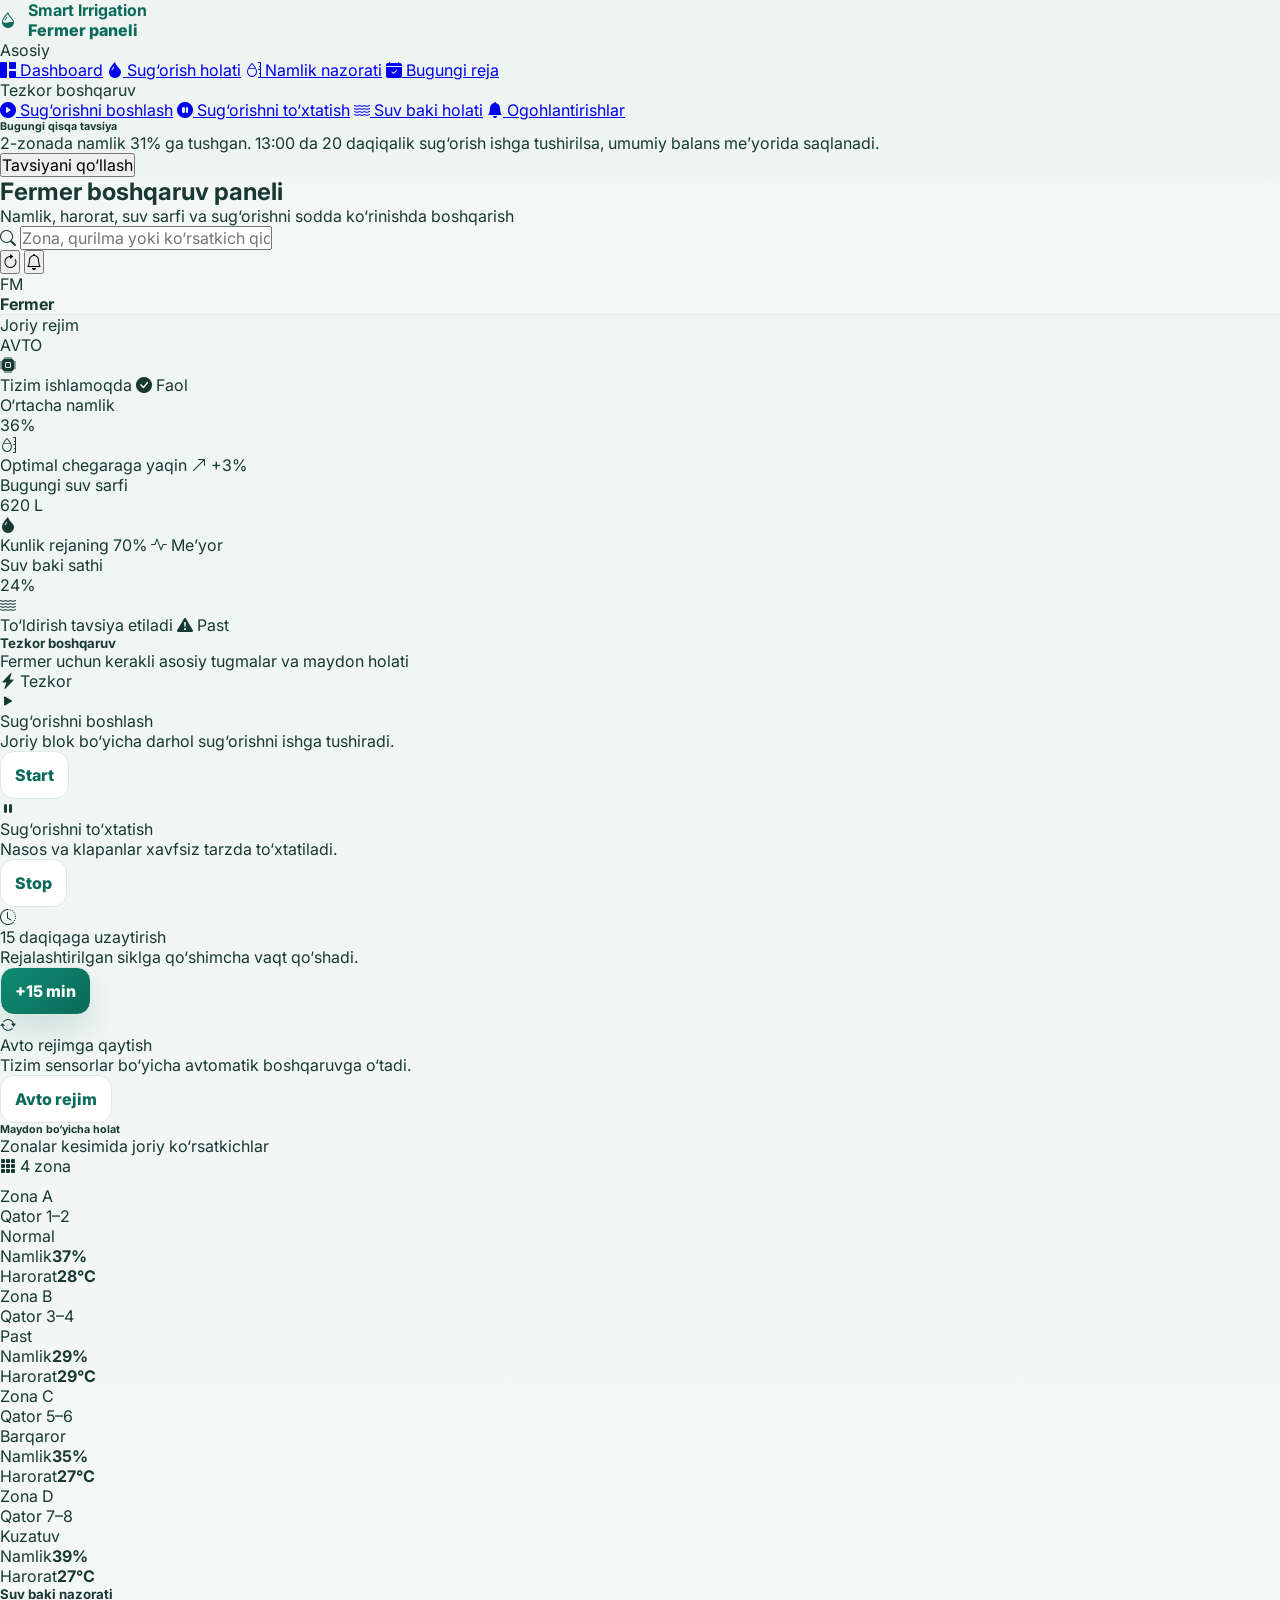
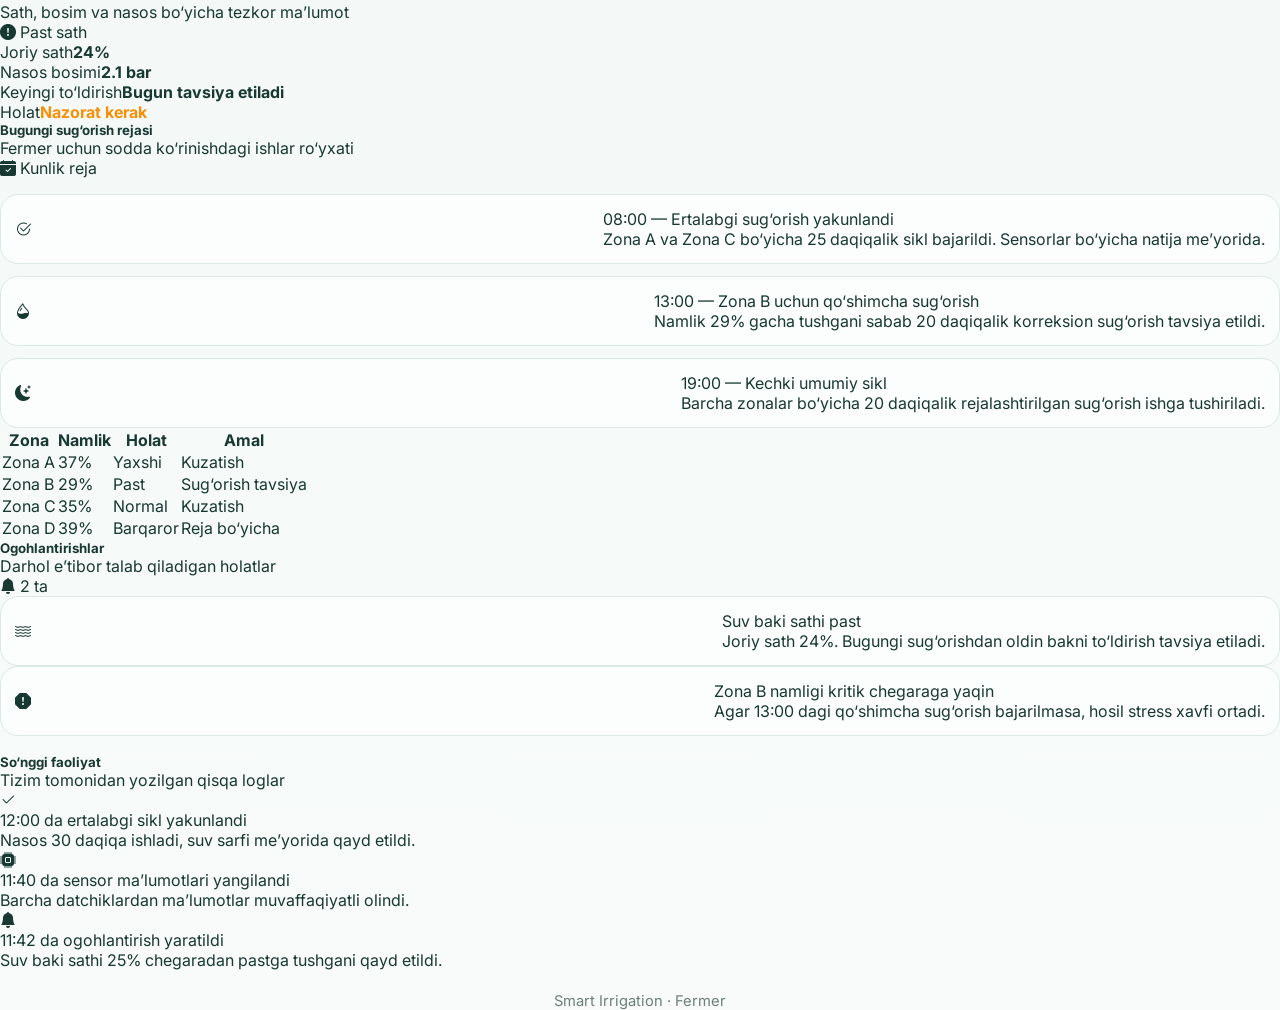
<file: farmer_dashboard.html>
<!DOCTYPE html>
<html lang="uz">
<head>
  <meta charset="UTF-8">
  <meta name="viewport" content="width=device-width, initial-scale=1.0">
  <title>Fermer boshqaruv paneli</title>
  <link rel="preconnect" href="https://fonts.googleapis.com">
  <link rel="preconnect" href="https://fonts.gstatic.com" crossorigin>
  <link href="https://fonts.googleapis.com/css2?family=Inter:wght@400;500;600;700;800&display=swap" rel="stylesheet">
  <link href="https://cdn.jsdelivr.net/npm/bootstrap-icons@1.11.3/font/bootstrap-icons.css" rel="stylesheet">
  <link rel="icon" href="./pic/drip_logo.png" type="image/png">
  <link rel="stylesheet" href="./css/style_farmer.css">
</head>
<body>
  <div class="layout">
    <aside class="sidebar">
      <div class="brand">
        <div class="brand-logo"><i class="bi bi-droplet-half"></i></div>
        <div>
          <h4>Smart Irrigation</h4>
          <span>Fermer paneli</span>
        </div>
      </div>

      <div class="menu-title">Asosiy</div>
      <a class="nav-link active" href="#"><i class="bi bi-grid-1x2-fill"></i> Dashboard</a>
      <a class="nav-link" href="#"><i class="bi bi-droplet-fill"></i> Sug‘orish holati</a>
      <a class="nav-link" href="#"><i class="bi bi-moisture"></i> Namlik nazorati</a>
      <a class="nav-link" href="#"><i class="bi bi-calendar-check-fill"></i> Bugungi reja</a>

      <div class="menu-title">Tezkor boshqaruv</div>
      <a class="nav-link" href="#"><i class="bi bi-play-circle-fill"></i> Sug‘orishni boshlash</a>
      <a class="nav-link" href="#"><i class="bi bi-pause-circle-fill"></i> Sug‘orishni to‘xtatish</a>
      <a class="nav-link" href="#"><i class="bi bi-water"></i> Suv baki holati</a>
      <a class="nav-link" href="#"><i class="bi bi-bell-fill"></i> Ogohlantirishlar</a>

      <div class="sidebar-card">
        <h6>Bugungi qisqa tavsiya</h6>
        <p>2-zonada namlik 31% ga tushgan. 13:00 da 20 daqiqalik sug‘orish ishga tushirilsa, umumiy balans me’yorida saqlanadi.</p>
        <button type="button" class="btn-white">Tavsiyani qo‘llash</button>
      </div>
    </aside>

    <main class="main">
      <div class="topbar">
        <div class="page-title">
          <h2>Fermer boshqaruv paneli</h2>
          <p>Namlik, harorat, suv sarfi va sug‘orishni sodda ko‘rinishda boshqarish</p>
        </div>

        <div class="search-box">
          <i class="bi bi-search"></i>
          <input type="text" placeholder="Zona, qurilma yoki ko‘rsatkich qidiring...">
        </div>

        <div class="actions">
          <button class="icon-btn" aria-label="Yangilash"><i class="bi bi-arrow-clockwise"></i></button>
          <button class="icon-btn" aria-label="Bildirishnomalar"><i class="bi bi-bell"></i><span class="notif-dot"></span></button>
          <div class="profile-pill">
            <div class="profile-avatar">FM</div>
            <div>
              <div style="font-weight: 700;">Fermer</div>
            </div>
          </div>
        </div>
      </div>

      <div class="grid-4">
        <div class="dash-card metric-card primary">
          <div class="metric-top">
            <div>
              <div class="metric-label">Joriy rejim</div>
              <div class="metric-value">AVTO</div>
            </div>
            <div class="metric-icon"><i class="bi bi-cpu-fill"></i></div>
          </div>
          <div class="metric-foot">
            <span>Tizim ishlamoqda</span>
            <span><i class="bi bi-check-circle-fill"></i> Faol</span>
          </div>
        </div>

        <div class="dash-card metric-card success">
          <div class="metric-top">
            <div>
              <div class="metric-label">O‘rtacha namlik</div>
              <div class="metric-value">36%</div>
            </div>
            <div class="metric-icon"><i class="bi bi-moisture"></i></div>
          </div>
          <div class="metric-foot">
            <span>Optimal chegaraga yaqin</span>
            <span><i class="bi bi-arrow-up-right"></i> +3%</span>
          </div>
        </div>

        <div class="dash-card metric-card warning">
          <div class="metric-top">
            <div>
              <div class="metric-label">Bugungi suv sarfi</div>
              <div class="metric-value">620 L</div>
            </div>
            <div class="metric-icon"><i class="bi bi-droplet-fill"></i></div>
          </div>
          <div class="metric-foot">
            <span>Kunlik rejaning 70%</span>
            <span><i class="bi bi-activity"></i> Me’yor</span>
          </div>
        </div>

        <div class="dash-card metric-card purple">
          <div class="metric-top">
            <div>
              <div class="metric-label">Suv baki sathi</div>
              <div class="metric-value">24%</div>
            </div>
            <div class="metric-icon"><i class="bi bi-water"></i></div>
          </div>
          <div class="metric-foot">
            <span>To‘ldirish tavsiya etiladi</span>
            <span><i class="bi bi-exclamation-triangle-fill"></i> Past</span>
          </div>
        </div>
      </div>

      <div class="grid-2">
        <div class="dash-card">
          <div class="section-title">
            <div>
              <h5>Tezkor boshqaruv</h5>
              <p>Fermer uchun kerakli asosiy tugmalar va maydon holati</p>
            </div>
            <span class="chip primary"><i class="bi bi-lightning-charge-fill"></i> Tezkor</span>
          </div>

          <div class="quick-actions">
            <div class="action-tile">
              <div class="tile-icon success"><i class="bi bi-play-fill"></i></div>
              <div class="action-content">
                <div class="action-body">
                  <div class="tile-title">Sug‘orishni boshlash</div>
                  <div class="tile-text">Joriy blok bo‘yicha darhol sug‘orishni ishga tushiradi.</div>
                </div>
                <button type="button" class="action-btn success">Start</button>
              </div>
            </div>
            <div class="action-tile">
              <div class="tile-icon warning"><i class="bi bi-pause-fill"></i></div>
              <div class="action-content">
                <div class="action-body">
                  <div class="tile-title">Sug‘orishni to‘xtatish</div>
                  <div class="tile-text">Nasos va klapanlar xavfsiz tarzda to‘xtatiladi.</div>
                </div>
                <button type="button" class="action-btn warning">Stop</button>
              </div>
            </div>
            <div class="action-tile">
              <div class="tile-icon primary"><i class="bi bi-clock-history"></i></div>
              <div class="action-content">
                <div class="action-body">
                  <div class="tile-title">15 daqiqaga uzaytirish</div>
                  <div class="tile-text">Rejalashtirilgan siklga qo‘shimcha vaqt qo‘shadi.</div>
                </div>
                <button type="button" class="action-btn primary">+15 min</button>
              </div>
            </div>
            <div class="action-tile">
              <div class="tile-icon purple"><i class="bi bi-arrow-repeat"></i></div>
              <div class="action-content">
                <div class="action-body">
                  <div class="tile-title">Avto rejimga qaytish</div>
                  <div class="tile-text">Tizim sensorlar bo‘yicha avtomatik boshqaruvga o‘tadi.</div>
                </div>
                <button type="button" class="action-btn purple">Avto rejim</button>
              </div>
            </div>
          </div>

          <div class="farm-visual">
            <div class="section-title" style="margin-bottom: 10px;">
              <div>
                <h6>Maydon bo‘yicha holat</h6>
                <p>Zonalar kesimida joriy ko‘rsatkichlar</p>
              </div>
              <span class="chip success"><i class="bi bi-grid-3x3-gap-fill"></i> 4 zona</span>
            </div>

            <div class="field-grid">
              <div class="zone-card">
                <div class="zone-head">
                  <div>
                    <div class="zone-name">Zona A</div>
                    <div class="zone-sub">Qator 1–2</div>
                  </div>
                  <span class="chip success">Normal</span>
                </div>
                <div class="zone-metrics">
                  <div class="zone-metric"><span>Namlik</span><strong>37%</strong></div>
                  <div class="zone-metric"><span>Harorat</span><strong>28°C</strong></div>
                </div>
              </div>

              <div class="zone-card">
                <div class="zone-head">
                  <div>
                    <div class="zone-name">Zona B</div>
                    <div class="zone-sub">Qator 3–4</div>
                  </div>
                  <span class="chip warning">Past</span>
                </div>
                <div class="zone-metrics">
                  <div class="zone-metric"><span>Namlik</span><strong>29%</strong></div>
                  <div class="zone-metric"><span>Harorat</span><strong>29°C</strong></div>
                </div>
              </div>

              <div class="zone-card">
                <div class="zone-head">
                  <div>
                    <div class="zone-name">Zona C</div>
                    <div class="zone-sub">Qator 5–6</div>
                  </div>
                  <span class="chip success">Barqaror</span>
                </div>
                <div class="zone-metrics">
                  <div class="zone-metric"><span>Namlik</span><strong>35%</strong></div>
                  <div class="zone-metric"><span>Harorat</span><strong>27°C</strong></div>
                </div>
              </div>

              <div class="zone-card">
                <div class="zone-head">
                  <div>
                    <div class="zone-name">Zona D</div>
                    <div class="zone-sub">Qator 7–8</div>
                  </div>                  
                  <span class="chip primary">Kuzatuv</span>
                </div>
                <div class="zone-metrics">
                  <div class="zone-metric"><span>Namlik</span><strong>39%</strong></div>
                  <div class="zone-metric"><span>Harorat</span><strong>27°C</strong></div>
                </div>
              </div>
            </div>
          </div>
        </div>

        <div class="dash-card">
          <div class="section-title">
            <div>
              <h5>Suv baki nazorati</h5>
              <p>Sath, bosim va nasos bo‘yicha tezkor ma’lumot</p>
            </div>
            <span class="chip warning"><i class="bi bi-exclamation-circle-fill"></i> Past sath</span>
          </div>

          <div class="tank">
            <div class="tank-visual">
              <div class="tank-fill"></div>
            </div>
            <div class="tank-stats">
              <div class="tank-stat"><span>Joriy sath</span><strong>24%</strong></div>
              <div class="tank-stat"><span>Nasos bosimi</span><strong>2.1 bar</strong></div>
              <div class="tank-stat"><span>Keyingi to‘ldirish</span><strong>Bugun tavsiya etiladi</strong></div>
              <div class="tank-stat"><span>Holat</span><strong style="color:#f79009;">Nazorat kerak</strong></div>
            </div>
          </div>
        </div>
      </div>

      <div class="grid-main">
        <div class="dash-card">
          <div class="section-title">
            <div>
              <h5>Bugungi sug‘orish rejasi</h5>
              <p>Fermer uchun sodda ko‘rinishdagi ishlar ro‘yxati</p>
            </div>
            <!-- <button type="button" class="action-btn success">+</button> -->
            <span class="chip primary"><i class="bi bi-calendar-check-fill"></i> Kunlik reja</span>
          </div>

          <div class="schedule-list">
            <div class="schedule-item">
              <div class="schedule-icon success"><i class="bi bi-check2-circle"></i></div>
              <div>
                <div class="item-title">08:00 — Ertalabgi sug‘orish yakunlandi</div>
                <p class="item-text">Zona A va Zona C bo‘yicha 25 daqiqalik sikl bajarildi. Sensorlar bo‘yicha natija me’yorida.</p>
              </div>
            </div>
            <div class="schedule-item">
              <div class="schedule-icon warning"><i class="bi bi-droplet-half"></i></div>
              <div>
                <div class="item-title">13:00 — Zona B uchun qo‘shimcha sug‘orish</div>
                <p class="item-text">Namlik 29% gacha tushgani sabab 20 daqiqalik korreksion sug‘orish tavsiya etildi.</p>
              </div>
            </div>
            <div class="schedule-item">
              <div class="schedule-icon primary"><i class="bi bi-moon-stars-fill"></i></div>
              <div>
                <div class="item-title">19:00 — Kechki umumiy sikl</div>
                <p class="item-text">Barcha zonalar bo‘yicha 20 daqiqalik rejalashtirilgan sug‘orish ishga tushiriladi.</p>
              </div>
            </div>
          </div>

          <table class="mini-table">
            <thead>
              <tr>
                <th>Zona</th>
                <th>Namlik</th>
                <th>Holat</th>
                <th>Amal</th>
              </tr>
            </thead>
            <tbody>
              <tr>
                <td>Zona A</td>
                <td>37%</td>
                <td><span class="chip success">Yaxshi</span></td>
                <td>Kuzatish</td>
              </tr>
              <tr>
                <td>Zona B</td>
                <td>29%</td>
                <td><span class="chip warning">Past</span></td>
                <td>Sug‘orish tavsiya</td>
              </tr>
              <tr>
                <td>Zona C</td>
                <td>35%</td>
                <td><span class="chip success">Normal</span></td>
                <td>Kuzatish</td>
              </tr>
              <tr>
                <td>Zona D</td>
                <td>39%</td>
                <td><span class="chip primary">Barqaror</span></td>
                <td>Reja bo‘yicha</td>
              </tr>
            </tbody>
          </table>
        </div>

        <div style="display:grid; gap:18px;">
          <div class="dash-card">
            <div class="section-title">
              <div>
                <h5>Ogohlantirishlar</h5>
                <p>Darhol e’tibor talab qiladigan holatlar</p>
              </div>
              <span class="chip danger"><i class="bi bi-bell-fill"></i> 2 ta</span>
            </div>
            <div class="alert-list">
              <div class="alert-item">
                <div class="alert-icon warning"><i class="bi bi-water"></i></div>
                <div>
                  <div class="item-title">Suv baki sathi past</div>
                  <p class="item-text">Joriy sath 24%. Bugungi sug‘orishdan oldin bakni to‘ldirish tavsiya etiladi.</p>
                </div>
              </div>
              <div class="alert-item">
                <div class="alert-icon danger"><i class="bi bi-exclamation-octagon-fill"></i></div>
                <div>
                  <div class="item-title">Zona B namligi kritik chegaraga yaqin</div>
                  <p class="item-text">Agar 13:00 dagi qo‘shimcha sug‘orish bajarilmasa, hosil stress xavfi ortadi.</p>
                </div>
              </div>
            </div>
          </div>

          <div class="dash-card">
            <div class="section-title">
              <div>
                <h5>So‘nggi faoliyat</h5>
                <p>Tizim tomonidan yozilgan qisqa loglar</p>
              </div>
            </div>
            <div class="task-list">
              <div class="task-item">
                <div class="task-icon success"><i class="bi bi-check2"></i></div>
                <div>
                  <div class="item-title">12:00 da ertalabgi sikl yakunlandi</div>
                  <p class="item-text">Nasos 30 daqiqa ishladi, suv sarfi me’yorida qayd etildi.</p>
                </div>
              </div>
              <div class="task-item">
                <div class="task-icon primary"><i class="bi bi-cpu-fill"></i></div>
                <div>
                  <div class="item-title">11:40 da sensor ma’lumotlari yangilandi</div>
                  <p class="item-text">Barcha datchiklardan ma’lumotlar muvaffaqiyatli olindi.</p>
                </div>
              </div>
              <div class="task-item">
                <div class="task-icon warning"><i class="bi bi-bell-fill"></i></div>
                <div>
                  <div class="item-title">11:42 da ogohlantirish yaratildi</div>
                  <p class="item-text">Suv baki sathi 25% chegaradan pastga tushgani qayd etildi.</p>
                </div>
              </div>
            </div>
          </div>
        </div>
      </div>

      <div class="footer-note">Smart Irrigation · Fermer</div>
    </main>
  </div>
</body>
</html>
</file>
<file: css/style_farmer.css>
:root {
      --bg: #f3f7f6;
      --panel: #ffffff;
      --panel-soft: #f7fbfa;
      --panel-tint: #eef7f4;
      --text: #183832;
      --muted: #6b7f79;
      --line: #dbe9e4;
      --primary: #0f8c72;
      --primary-dark: #0b6a59;
      --primary-soft: #e7f7f2;
      --accent: #39b58f;
      --warning: #f3a236;
      --warning-soft: #fff5e8;
      --danger: #df5959;
      --danger-soft: #fff1f1;
      --success: #1fa971;
      --shadow: 0 20px 45px rgba(15, 86, 73, 0.08);
      --radius-xl: 26px;
      --radius-lg: 20px;
      --radius-md: 16px;
      --radius-sm: 12px;
    }

    * {
      box-sizing: border-box;
      margin: 0;
      padding: 0;
    }

    html {
      scroll-behavior: smooth;
    }

    body {
      font-family: Inter, Arial, Helvetica, sans-serif;
      background: linear-gradient(180deg, #edf4f2 0%, #f8fbfa 100%);
      color: var(--text);
    }

    button,
    input,
    select {
      font: inherit;
    }

    .container {
      width: min(1380px, calc(100% - 28px));
      margin: 0 auto;
    }

    .topbar {
      position: sticky;
      top: 0;
      z-index: 50;
      backdrop-filter: blur(10px);
      background: rgba(243, 247, 246, 0.92);
      border-bottom: 1px solid rgba(219, 233, 228, 0.9);
    }

    .topbar-inner {
      min-height: 76px;
      display: flex;
      align-items: center;
      justify-content: space-between;
      gap: 18px;
      padding: 10px 0;
    }

    .brand {
      display: flex;
      align-items: center;
      gap: 12px;
      font-weight: 800;
      color: var(--primary-dark);
      text-decoration: none;
    }

    .brand-badge {
      width: 44px;
      height: 44px;
      display: grid;
      place-items: center;
      border-radius: 14px;
      background: linear-gradient(135deg, var(--primary), var(--accent));
      color: white;
      box-shadow: var(--shadow);
      font-weight: 800;
    }

    .topbar-right {
      display: flex;
      align-items: center;
      gap: 10px;
      flex-wrap: wrap;
    }

    .field-chip,
    .profile-chip,
    .small-btn,
    .mode-pill,
    .status-badge,
    .tag {
      display: inline-flex;
      align-items: center;
      gap: 8px;
      border-radius: 999px;
      padding: 10px 14px;
      border: 1px solid var(--line);
      background: var(--panel);
      color: var(--text);
      font-weight: 700;
      text-decoration: none;
      white-space: nowrap;
    }

    .small-btn {
      cursor: pointer;
      background: var(--panel-soft);
      transition: 0.25s ease;
    }

    .small-btn:hover,
    .action-btn:hover,
    .toggle-group button:hover,
    .schedule-action:hover {
      transform: translateY(-1px);
    }

    .profile-chip {
      padding-right: 10px;
    }

    .avatar {
      width: 34px;
      height: 34px;
      border-radius: 50%;
      background: linear-gradient(135deg, var(--primary), var(--accent));
      color: white;
      display: grid;
      place-items: center;
      font-weight: 800;
    }

    .page {
      padding: 22px 0 32px;
    }

    .hero {
      display: grid;
      grid-template-columns: 1.1fr 0.9fr;
      gap: 18px;
      margin-bottom: 18px;
    }

    .card {
      background: var(--panel);
      border: 1px solid var(--line);
      border-radius: var(--radius-xl);
      box-shadow: var(--shadow);
    }

    .hero-main {
      padding: 28px;
      position: relative;
      overflow: hidden;
      background:
        radial-gradient(circle at right top, rgba(57, 181, 143, 0.16), transparent 30%),
        radial-gradient(circle at left bottom, rgba(15, 140, 114, 0.12), transparent 26%),
        var(--panel);
    }

    .eyebrow {
      display: inline-flex;
      align-items: center;
      gap: 8px;
      padding: 8px 14px;
      border-radius: 999px;
      background: var(--primary-soft);
      border: 1px solid #d4efe7;
      color: var(--primary-dark);
      font-size: 0.92rem;
      font-weight: 800;
      margin-bottom: 16px;
    }

    h1 {
      font-size: clamp(1.9rem, 3vw, 2.8rem);
      line-height: 1.08;
      letter-spacing: -0.04em;
      margin-bottom: 14px;
      max-width: 680px;
    }

    .hero-main p {
      font-size: 1rem;
      line-height: 1.75;
      color: var(--muted);
      max-width: 720px;
    }

    .hero-meta {
      margin-top: 22px;
      display: flex;
      flex-wrap: wrap;
      gap: 12px;
    }

    .hero-side {
      padding: 22px;
      display: grid;
      gap: 16px;
      align-content: start;
    }

    .card-head {
      display: flex;
      align-items: center;
      justify-content: space-between;
      gap: 12px;
      margin-bottom: 14px;
    }

    .card-head h2,
    .card-head h3 {
      font-size: 1.12rem;
      line-height: 1.2;
    }

    .subtext {
      color: var(--muted);
      line-height: 1.65;
      font-size: 0.93rem;
    }

    .system-status {
      border: 1px solid var(--line);
      background: linear-gradient(180deg, #ffffff 0%, #f7fbf9 100%);
      border-radius: var(--radius-lg);
      padding: 18px;
    }

    .system-row {
      display: flex;
      align-items: center;
      justify-content: space-between;
      gap: 12px;
      flex-wrap: wrap;
    }

    .system-row + .system-row {
      margin-top: 14px;
      padding-top: 14px;
      border-top: 1px solid var(--line);
    }

    .status-badge {
      background: #e8f8f1;
      color: #0d785e;
      border-color: #d3efe4;
    }

    .status-badge.warning {
      background: var(--warning-soft);
      color: #8f5c11;
      border-color: #f4d29e;
    }

    .mode-pill {
      background: rgba(15, 140, 114, 0.08);
      color: var(--primary-dark);
      border-color: rgba(15, 140, 114, 0.15);
    }

    .toggle-group {
      display: grid;
      grid-template-columns: repeat(3, 1fr);
      gap: 10px;
      margin-top: 16px;
    }

    .toggle-group button,
    .action-btn,
    .schedule-action {
      border: none;
      border-radius: 14px;
      padding: 13px 14px;
      font-weight: 800;
      cursor: pointer;
      transition: 0.25s ease;
    }

    .toggle-group button.active,
    .action-btn.primary,
    .schedule-action.primary {
      background: linear-gradient(135deg, var(--primary), var(--primary-dark));
      color: white;
      box-shadow: 0 16px 35px rgba(11, 106, 89, 0.16);
    }

    .toggle-group button {
      background: var(--panel-soft);
      color: var(--primary-dark);
      border: 1px solid var(--line);
    }

    .grid {
      display: grid;
      gap: 18px;
    }

    .stats-grid {
      grid-template-columns: repeat(4, 1fr);
      margin-bottom: 18px;
    }

    .stat-card {
      padding: 20px;
      position: relative;
      overflow: hidden;
      min-height: 165px;
      background:
        radial-gradient(circle at right top, rgba(57, 181, 143, 0.12), transparent 38%),
        linear-gradient(180deg, #ffffff 0%, #f8fcfb 100%);
    }

    .stat-card .icon {
      width: 48px;
      height: 48px;
      border-radius: 16px;
      display: grid;
      place-items: center;
      background: rgba(15, 140, 114, 0.1);
      color: var(--primary-dark);
      font-size: 1.2rem;
      font-weight: 900;
      margin-bottom: 18px;
      border: 1px solid rgba(15, 140, 114, 0.11);
    }

    .stat-card label {
      display: block;
      color: var(--muted);
      font-size: 0.92rem;
      font-weight: 700;
      margin-bottom: 10px;
    }

    .stat-card .value {
      display: flex;
      align-items: end;
      gap: 8px;
      margin-bottom: 14px;
    }

    .stat-card .value strong {
      font-size: 2rem;
      line-height: 1;
      letter-spacing: -0.04em;
    }

    .stat-card .value span {
      color: var(--muted);
      font-weight: 700;
      padding-bottom: 4px;
    }

    .progress {
      height: 11px;
      background: #eaf2ef;
      border-radius: 999px;
      overflow: hidden;
      margin-bottom: 10px;
    }

    .progress > i {
      display: block;
      height: 100%;
      border-radius: inherit;
      background: linear-gradient(90deg, var(--primary), var(--accent));
    }

    .progress.warning > i {
      background: linear-gradient(90deg, #f5bf5d, #f39b2f);
    }

    .stat-note {
      color: var(--muted);
      font-size: 0.9rem;
      line-height: 1.5;
    }

    .content-grid {
      grid-template-columns: 1.25fr 0.75fr;
      align-items: start;
    }

    .panel {
      padding: 22px;
    }

    .control-layout {
      display: grid;
      grid-template-columns: 1fr 1fr;
      gap: 16px;
      margin-top: 14px;
    }

    .box {
      border: 1px solid var(--line);
      border-radius: var(--radius-lg);
      background: var(--panel-soft);
      padding: 18px;
    }

    .action-grid {
      display: grid;
      grid-template-columns: repeat(2, 1fr);
      gap: 12px;
      margin-top: 16px;
    }

    .action-btn {
      background: white;
      border: 1px solid var(--line);
      color: var(--primary-dark);
      display: flex;
      align-items: center;
      justify-content: center;
      gap: 10px;
    }

    .action-btn.secondary {
      background: var(--panel-soft);
    }

    .field-visual {
      margin-top: 16px;
      border: 1px solid var(--line);
      border-radius: var(--radius-lg);
      background: linear-gradient(180deg, #f8fcfb 0%, #eef6f3 100%);
      padding: 18px;
    }

    .field-map {
      display: grid;
      grid-template-columns: repeat(2, 1fr);
      gap: 12px;
      margin-top: 16px;
    }

    .zone {
      border-radius: 18px;
      border: 1px solid #cfe7df;
      background: linear-gradient(180deg, #f8fffc 0%, #e6f6f1 100%);
      padding: 16px;
      min-height: 120px;
      display: grid;
      gap: 8px;
    }

    .zone.low {
      background: linear-gradient(180deg, #fff9ef 0%, #fff1db 100%);
      border-color: #f4d7aa;
    }

    .zone-top {
      display: flex;
      align-items: center;
      justify-content: space-between;
      gap: 10px;
    }

    .zone strong {
      font-size: 1.05rem;
    }

    .zone span {
      color: var(--muted);
      font-size: 0.92rem;
    }

    .zone .moisture {
      font-size: 1.55rem;
      font-weight: 800;
      letter-spacing: -0.03em;
    }

    .schedule-list,
    .alerts-list,
    .activity-list,
    .sensor-list {
      display: grid;
      gap: 12px;
      margin-top: 16px;
    }

    .schedule-item,
    .alert-item,
    .activity-item,
    .sensor-item {
      display: flex;
      align-items: center;
      justify-content: space-between;
      gap: 12px;
      border: 1px solid var(--line);
      border-radius: 18px;
      padding: 14px;
      background: #fcfefe;
    }

    .item-main strong {
      display: block;
      margin-bottom: 4px;
      line-height: 1.35;
    }

    .item-main span {
      color: var(--muted);
      font-size: 0.91rem;
      line-height: 1.5;
    }

    .schedule-action {
      background: var(--panel-soft);
      color: var(--primary-dark);
      border: 1px solid var(--line);
      min-width: 88px;
    }

    .tag {
      padding: 8px 12px;
      font-size: 0.84rem;
      background: var(--panel-soft);
      color: var(--primary-dark);
    }

    .tag.warn {
      background: var(--warning-soft);
      color: #8f5c11;
      border-color: #f4d29e;
    }

    .tag.danger {
      background: var(--danger-soft);
      color: #a43d3d;
      border-color: #efc5c5;
    }

    .aside-grid {
      display: grid;
      gap: 18px;
    }

    .ring-wrap {
      display: flex;
      align-items: center;
      gap: 18px;
      padding: 16px;
      border-radius: 20px;
      border: 1px solid var(--line);
      background: linear-gradient(180deg, #ffffff 0%, #f8fcfb 100%);
      margin-top: 16px;
    }

    .ring {
      width: 96px;
      height: 96px;
      border-radius: 50%;
      background: conic-gradient(var(--primary) 0 36%, #e9f1ee 36% 100%);
      display: grid;
      place-items: center;
      position: relative;
      flex: 0 0 auto;
    }

    .ring::after {
      content: "";
      position: absolute;
      inset: 10px;
      border-radius: 50%;
      background: white;
      border: 1px solid var(--line);
    }

    .ring b {
      position: relative;
      z-index: 1;
      font-size: 1.45rem;
      letter-spacing: -0.03em;
    }

    .muted-list {
      list-style: none;
      display: grid;
      gap: 10px;
      margin-top: 14px;
    }

    .muted-list li {
      display: flex;
      justify-content: space-between;
      gap: 12px;
      color: var(--muted);
      font-size: 0.94rem;
      line-height: 1.55;
      padding-bottom: 10px;
      border-bottom: 1px dashed #dce8e3;
    }

    .muted-list li:last-child {
      border-bottom: none;
      padding-bottom: 0;
    }

    .footer-note {
      margin-top: 22px;
      color: var(--muted);
      font-size: 0.92rem;
      text-align: center;
    }

    @media (max-width: 1200px) {
      .hero,
      .content-grid,
      .stats-grid {
        grid-template-columns: 1fr 1fr;
      }

      .stats-grid {
        grid-template-columns: repeat(2, 1fr);
      }
    }

    @media (max-width: 900px) {
      .hero,
      .content-grid,
      .control-layout,
      .field-map {
        grid-template-columns: 1fr;
      }

      .action-grid,
      .toggle-group {
        grid-template-columns: 1fr;
      }
    }

    @media (max-width: 640px) {
      .container {
        width: min(100% - 18px, 100%);
      }

      .topbar-inner {
        align-items: flex-start;
      }

      .hero-main,
      .hero-side,
      .panel,
      .stat-card {
        padding: 18px;
      }

      .stats-grid {
        grid-template-columns: 1fr;
      }

      .topbar-right {
        width: 100%;
      }

      .field-chip,
      .profile-chip,
      .small-btn {
        width: 100%;
        justify-content: center;
      }
    }
</file>
